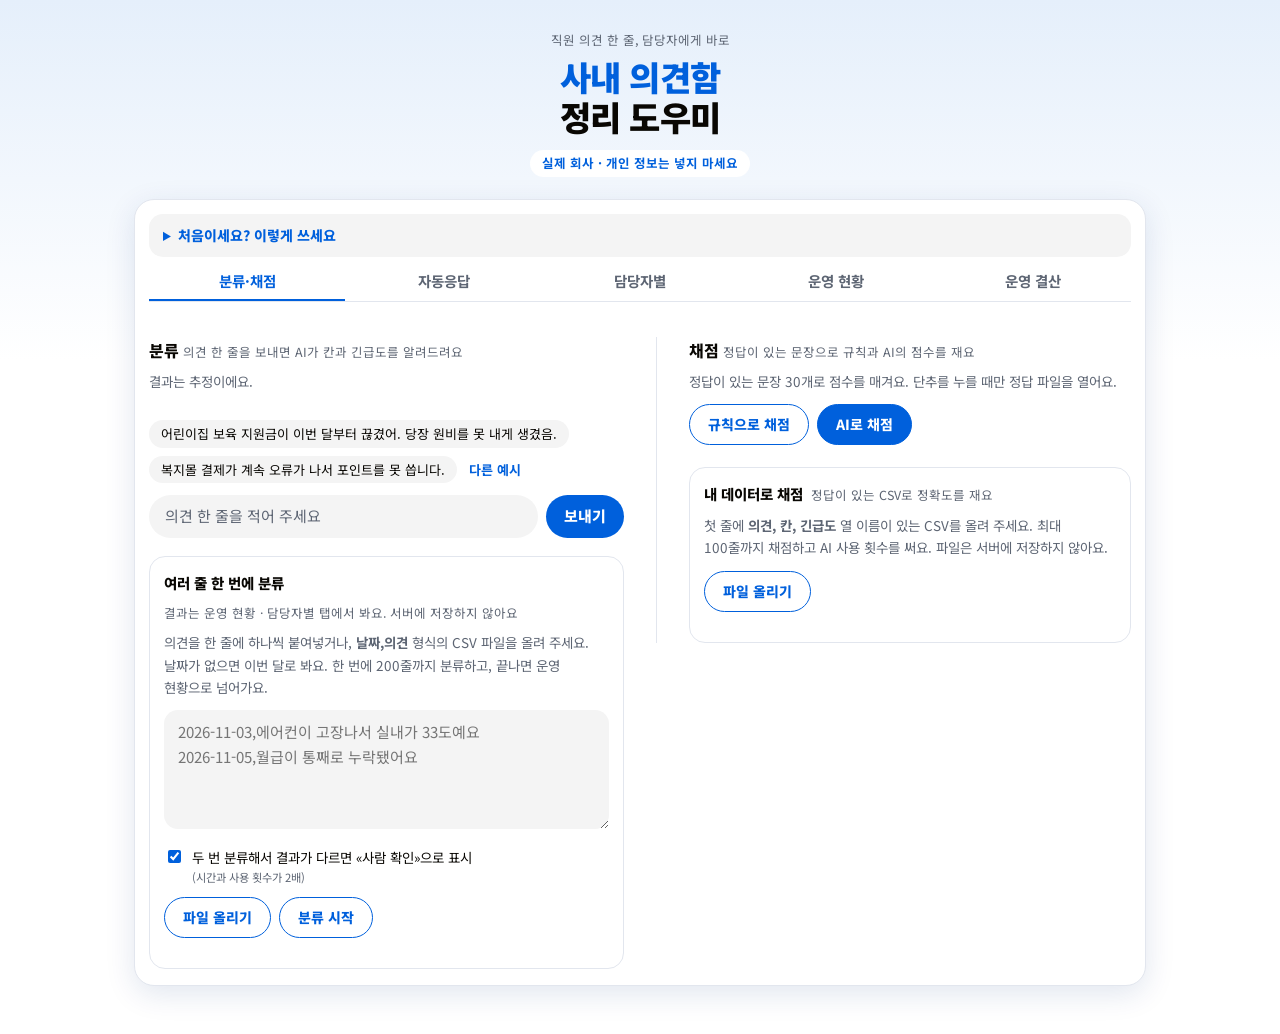
<file: index.html>
<!doctype html>
<html lang="ko">
<head>
<meta charset="utf-8">
<meta name="viewport" content="width=device-width, initial-scale=1">
<title>사내 의견함 정리 도우미</title>
<meta name="description" content="직원 의견 한 줄을 넣으면 AI가 칸과 긴급도를 가려서 담당자에게 넘길 준비를 해 줍니다.">
<meta property="og:type" content="website">
<meta property="og:url" content="https://my-classifier-alpha.vercel.app/">
<meta property="og:title" content="사내 의견함 정리 도우미">
<meta property="og:description" content="직원 의견 한 줄을 넣으면 AI가 칸과 긴급도를 가려서 담당자에게 넘길 준비를 해 줍니다.">
<meta property="og:image" content="https://my-classifier-alpha.vercel.app/og.png">
<meta property="og:image:width" content="1200">
<meta property="og:image:height" content="630">
<meta name="twitter:card" content="summary_large_image">
<link rel="preconnect" href="https://fonts.googleapis.com">
<link rel="preconnect" href="https://fonts.gstatic.com" crossorigin>
<link rel="stylesheet" href="https://fonts.googleapis.com/css2?family=Noto+Sans+KR:wght@400;500;700;900&display=swap">
<link rel="stylesheet" href="style.css?v=37ba76d4">
<link rel="stylesheet" href="settle.css?v=37ba76d4">
</head>
<body>
<div class="page wide">
  <header class="hero">
    <p class="kicker" id="hero-kicker">직원 의견 한 줄, 담당자에게 바로</p>
    <h1 id="hero-title"><span class="b">사내 의견함</span><br>정리 도우미</h1>
    <p class="notice">실제 회사 · 개인 정보는 넣지 마세요</p>
  </header>

  <main class="sheet">
  <details class="guide" id="guide">
    <summary>처음이세요? 이렇게 쓰세요</summary>
    <ol>
      <li><b>분류</b> 의견을 한 줄씩 넣거나 여러 줄(CSV)을 올려 칸 · 긴급도를 가려요. 자료가 없어도 예시 데이터로 모든 화면을 써 볼 수 있어요.</li>
      <li><b>담당자별</b> 탭에서 «담당자 이름 정하기»로 칸마다 담당자를 적고, 문의 카드의 «고치기»로 문의 성격 · 평가 반영을 확정해요.</li>
      <li><b>자동응답</b> 탭에서 단순 문의에 답변을 골라 «보내기»를 눌러요. 데모 화면이라 발송한 것처럼 처리 완료로만 바뀌고 실제 메일은 나가지 않아요.</li>
      <li><b>운영 현황 · 운영 결산</b>에서 진행과 연말 점수(예시)를 보고, «전체 백업»으로 파일을 내려받아 두세요.</li>
    </ol>
  </details>
    <div class="tabs" role="tablist">
      <button type="button" id="btn-classify" role="tab" aria-selected="true">분류·채점</button>
      <button type="button" id="btn-auto" role="tab" aria-selected="false">자동응답</button>
      <button type="button" id="btn-owner" role="tab" aria-selected="false">담당자별</button>
      <button type="button" id="btn-dash" role="tab" aria-selected="false">운영 현황</button>
      <button type="button" id="btn-settle" role="tab" aria-selected="false">운영 결산</button>
    </div>
    <p id="status" class="status" role="status"></p>

    <div class="split">
    <section id="tab-classify">
      <h2 class="gh">분류 <small>의견 한 줄을 보내면 AI가 칸과 긴급도를 알려드려요</small></h2>
      <p class="hint">결과는 추정이에요.</p>
      <div id="chat" class="chat" aria-live="polite">
      </div>
      <div id="try" class="try" aria-label="예시 문장"></div>
      <div class="composer">
        <textarea id="input" rows="1" maxlength="300" aria-label="의견 한 줄" placeholder="의견 한 줄을 적어 주세요"></textarea>
        <button type="button" id="run" class="go">보내기</button>
      </div>
      <div id="d-in" class="dpanel">
        <h2>여러 줄 한 번에 분류 <small>결과는 운영 현황 · 담당자별 탭에서 봐요. 서버에 저장하지 않아요</small></h2>
        <p class="hint">의견을 한 줄에 하나씩 붙여넣거나, <b>날짜,의견</b> 형식의 CSV 파일을 올려 주세요. 날짜가 없으면 이번 달로 봐요. 한 번에 200줄까지 분류하고, 끝나면 운영 현황으로 넘어가요.</p>
        <textarea id="d-text" rows="4" aria-label="의견 여러 줄" placeholder="2026-11-03,에어컨이 고장나서 실내가 33도예요&#10;2026-11-05,월급이 통째로 누락됐어요"></textarea>
        <label class="opt"><input type="checkbox" id="d-twice" checked><span>두 번 분류해서 결과가 다르면 «사람 확인»으로 표시<small>(시간과 사용 횟수가 2배)</small></span></label>
        <div class="btns">
          <label class="btn file" for="d-file">파일 올리기</label>
          <input type="file" id="d-file" accept=".csv,.txt,text/csv,text/plain" hidden>
          <button type="button" id="d-run" class="btn">분류 시작</button>
          
        </div>
        <p id="d-prog" class="progress" role="status" hidden></p>
        <p id="d-note" class="hint" hidden></p>
      </div>

      <div id="d-map" class="dpanel" hidden>
        <h2>열 고르기 <small id="d-map-n"></small></h2>
        <p class="hint">파일에서 어느 열이 의견이고 어느 열이 날짜인지 알려 주세요. 구글 폼 · 설문 도구에서 내려받은 파일은 그대로 올리면 돼요.</p>
        <div class="pctl"><label class="flab" for="d-col-text">의견 열</label><select id="d-col-text"></select></div>
        <div class="pctl"><label class="flab" for="d-col-date">날짜 열</label><select id="d-col-date"></select></div>
        <label class="opt"><input type="checkbox" id="d-hdr" checked> 첫 줄은 열 이름이에요</label>
        <div class="tscroll"><table class="prev" id="d-prev"></table></div>
        <div class="btns"><button type="button" id="d-map-go" class="btn fill">이 열로 분류 시작</button><button type="button" id="d-map-cancel" class="btn">취소</button></div>
      </div>
    </section>
    <section id="tab-grade">
      <h2 class="gh">채점 <small>정답이 있는 문장으로 규칙과 AI의 점수를 재요</small></h2>
      <p class="hint">정답이 있는 문장 30개로 점수를 매겨요. 단추를 누를 때만 정답 파일을 열어요.</p>
      <div class="btns">
        <button type="button" id="btn-score" class="btn">규칙으로 채점</button>
        <button type="button" id="btn-ai" class="btn fill">AI로 채점</button>
      </div>
      <p id="ai-progress" class="progress" role="status" hidden></p>

      <div id="ai-out" hidden>
        <h2>규칙 · AI 나란히</h2>
        <table class="cmp">
          <thead><tr><th scope="col">지표</th><th scope="col">규칙</th><th scope="col">AI</th></tr></thead>
          <tbody id="cmp-body"></tbody>
        </table>
        <p id="ai-cond" class="cond"></p>
        <button type="button" id="btn-download" class="btn plain">AI 채점 결과 내려받기</button>
        <h2>AI가 틀린 문장</h2>
        <ul id="ai-wrong" class="wrong"></ul>
      </div>

      <div id="grade-result" hidden>
        <h2>규칙 채점</h2>
        <div class="card">
          <p><span class="k">칸 맞은 수</span> <strong id="g-cat"></strong></p>
          <p><span class="k">긴급도 맞은 수</span> <strong id="g-urg"></strong></p>
          <p><span class="k">둘 다 맞은 수</span> <strong id="g-both"></strong></p>
          <p><span class="k">가장 나쁜 실수</span> <strong id="g-worst"></strong></p>
          <ul id="g-worst-list" class="plain"></ul>
        </div>
        <h2>규칙이 틀린 문장</h2>
        <ul id="g-wrong" class="wrong"></ul>
      </div>
      <div class="dpanel my">
        <h2>내 데이터로 채점 <small>정답이 있는 CSV로 정확도를 재요</small></h2>
        <p class="hint">첫 줄에 <b>의견, 칸, 긴급도</b> 열 이름이 있는 CSV를 올려 주세요. 최대 100줄까지 채점하고 AI 사용 횟수를 써요. 파일은 서버에 저장하지 않아요.</p>
        <div class="btns"><label class="btn file" for="m-file">파일 올리기</label><input type="file" id="m-file" accept=".csv,.txt,text/csv,text/plain" hidden></div>
        <p id="m-prog" class="progress" role="status" hidden></p>
        <p id="m-note" class="hint" hidden></p>
        <div id="m-out" hidden>
          <div class="card">
            <p><span class="k">칸 정확도</span> <strong id="m-cat"></strong></p>
            <p><span class="k">긴급도 정확도</span> <strong id="m-urg"></strong></p>
            <p><span class="k">둘 다 맞은 수</span> <strong id="m-both"></strong></p>
            <p><span class="k">가장 나쁜 실수</span> <strong id="m-worst"></strong></p>
          </div>
          <p id="m-cond" class="cond"></p>
          <h2>틀린 문장</h2>
          <ul id="m-wrong" class="wrong"></ul>
        </div>
      </div>
    </section>
    </div>

    <section id="tab-auto" hidden>
      <div class="dpanel">
        <h2>자동응답 문의 <small id="a-count"></small></h2>
        <p class="fine" style="margin:0 0 8px">데모 화면이에요. 문의마다 «자동응답 보내기»에서 «보내기»를 누르면 발송한 것처럼 처리 완료로 바뀌지만, 실제 메일 · 메신저는 나가지 않아요. 처음 들어 있는 답변은 예시예요. 회사의 실제 안내에 맞게 고쳐 쓰세요.</p>
        <div class="afbar" id="a-stat-f"></div>
        <div class="afbar" id="a-done-f"></div>
        <p class="fine" id="a-msg" style="margin:0 0 8px"></p>
        <ul class="items" id="a-done"></ul>
      </div>
      <div class="dpanel">
        <h2>답변 목록 <small>카테고리를 눌러 어떤 자동응답 답변이 있는지 봐요</small></h2>
        <div class="edit-h" style="margin:0 0 10px"><input class="ain2" id="a-newcat" type="text" maxlength="12" placeholder="새 카테고리 이름 (예: 휴가)"><button type="button" id="a-addcat" class="btn plain">카테고리 만들기</button><span class="fine" id="a-catmsg" style="margin:0"></span></div>
        <div class="alist" id="a-list"></div>
        <div class="btns"><button type="button" id="a-add" class="btn plain">공통 답변 추가</button><button type="button" id="a-reset" class="btn plain">처음 답변으로 되돌리기</button></div>
      </div>
    </section>

    <section id="tab-dash" hidden>
      <p id="d-fail" class="hint" hidden></p>
      <div id="d-out" hidden>
        <div class="inforow"><p id="d-info" class="hint info" hidden></p><button type="button" id="d-mine" class="btn plain" hidden>내 의견으로 분류하러 가기</button></div>
        <div class="dpanel">
          <h2>기간 <small>연과 월을 골라 보세요</small></h2>
          <div class="pctl pone"><select id="d-year" aria-label="연도"></select><div class="months" id="d-months" role="group" aria-label="월 선택"></div></div>
          <p class="fine" style="margin:0 0 4px">달을 여러 개 눌러 체크하면 그 달들을 모아서(누적) 봐요. «연 전체»를 누르면 모든 달이 체크되고, 다시 누르면 모두 풀려요.</p>
          <h3 id="d-trend-h">월별 접수 건수</h3>
          <div class="trend" id="d-trend"></div>
          <div class="legend tl"><span><i style="background:var(--hot)"></i>높음</span><span><i style="background:var(--blue)"></i>보통</span><span><i style="background:var(--lo)"></i>낮음</span><span>막대를 눌러도 월이 바뀌어요</span></div>
        </div>

        <div class="dcols">
          <div class="dstack">
            <div class="dpanel">
              <h2>요약 <small id="d-sum-sub"></small></h2>
              <div class="tiles" id="d-tiles"></div>
              <div class="stat" id="d-stat"></div>
              <div class="metrics" id="d-metrics"></div>
              <div class="btns"><button type="button" id="d-sum" class="btn plain">요약 문구 복사</button></div>
              <textarea id="d-sumbox" rows="9" readonly hidden aria-label="요약 문구"></textarea>
            </div>
            <div class="dpanel">
              <h2>카테고리별 문의 확인</h2>
              <div class="filters" id="d-filters" role="group" aria-label="보기 방식"></div>
              <ul class="items" id="d-items"></ul>
              <button type="button" id="d-more" class="btn plain" hidden></button>
            </div>
          </div>
          <div class="dstack">
            <div class="dpanel">
              <h2>칸별 분포 <small>건수가 많은 순</small></h2>
              <div class="legend"><span><i style="background:var(--hot)"></i>높음</span><span><i style="background:var(--blue)"></i>보통</span><span><i style="background:var(--lo)"></i>낮음</span></div>
              <div class="bars" id="d-bars"></div>
            </div>
            <div class="dpanel">
              <h2>담당자별 진행 <small>누가 얼마나 진행했는지 · 이름은 «담당자별» 탭에서 정해요</small></h2>
              <div class="assign" id="d-assign"></div>
            </div>
          </div>
        </div>

        <div class="dpanel">
          <h2>결과 보관 <small>서버에 저장하지 않아요</small></h2>
          <p class="hint">화면을 닫으면 분류 결과와 처리 단계가 사라져요. 내려받은 파일을 다음에 올리면 AI를 다시 부르지 않고 그대로 이어서 볼 수 있어요. 파일에는 개인정보를 가린 문장이 들어가요. 고친 칸 · 긴급도는 «고친 사례»로 따로 내려받을 수 있어요.</p>
          <div class="btns"><button type="button" id="d-down" class="btn fill">결과 내려받기 (CSV)</button><button type="button" id="d-down2" class="btn" disabled>고친 사례 내려받기</button><button type="button" id="d-reset" class="btn">예시 데이터로 되돌리기</button></div>
          <div class="btns" style="margin-top:8px"><button type="button" id="d-bk-down" class="btn fill">전체 백업 내려받기 (JSON)</button><button type="button" id="d-bk-up" class="btn">백업 불러오기</button><button type="button" id="d-bk-ok" class="btn fill" hidden>이대로 불러오기</button><input type="file" id="d-bk-file" accept=".json,application/json" hidden></div>
          <p class="fine" id="d-bk-msg" role="status">전체 백업(JSON)에는 결과와 함께 이 브라우저에만 있던 담당자 이름 · 총괄자 확정 값 · 자동응답 답변 목록이 담겨요. 브라우저나 컴퓨터를 바꿔도 이어서 쓸 수 있어요.</p>
        </div>
      </div>
    </section>

    <section id="tab-owner" hidden>
      <div id="o-empty" class="dpanel">
        <h2>담당자별 확인 <small>의견이 있어야 볼 수 있어요</small></h2>
        <p class="hint">의견을 불러오지 못했어요. 분류 탭에서 여러 줄을 분류하면 담당자별로 모아서 볼 수 있어요.</p>
        <div class="btns"><button type="button" id="o-go" class="btn fill">분류 탭으로 가기</button></div>
      </div>

      <div id="o-main" hidden>
        <div class="dpanel">
          <h2>기간 <small id="o-sub"></small></h2>
          <div class="pctl pone"><select id="o-year" aria-label="연도"></select><div class="months" id="o-months" role="group" aria-label="월 선택"></div></div>
          <p class="fine" style="margin:0 0 4px">달을 여러 개 눌러 체크하면 그 달들을 모아서(누적) 봐요. «연 전체»를 누르면 모든 달이 체크되고, 다시 누르면 모두 풀려요.</p>
        </div>

        <div class="dpanel">
          <h2>담당자별 현황 <small>급한 사람 순 · 눌러서 한 명씩, «전체 보기»로 모두 확인해요</small></h2>
          <div class="ocards" id="o-cards"></div>
          <details class="names">
            <summary>담당자 이름 정하기</summary>
            <div class="nlist" id="o-names"></div>
            <p class="fine">칸마다 담당자 이름을 적으면, 같은 이름은 한 사람으로 묶여요. 이름은 이 브라우저에만 저장돼요.</p>
          </details>
        </div>

        <div class="dpanel" id="o-detail">
          <div class="otrow"><h2 id="o-title"></h2><span class="otbtns"><button type="button" id="o-compact" class="btn plain" aria-pressed="false" title="문의 카드를 한 줄 요약으로 접어 보거나 모두 펼쳐 봐요">요약만 보기</button><button type="button" id="o-copy" class="btn plain" title="이 담당자에게 보낼 처리 요청 글을 만들어 복사해요">처리요청</button></span></div>
          <textarea id="o-box" rows="10" readonly hidden aria-label="담당자에게 보낼 처리 요청 글"></textarea>
          <div class="tiles" id="o-tiles"></div>
          <ul class="items" id="o-items"></ul>
          <button type="button" id="o-more" class="btn plain" hidden></button>
        </div>
      </div>
    
    </section>

    <section id="tab-settle" class="settle-scope" hidden>
      <div class="settle-in">
    <div class="years" id="s-years" role="group" aria-label="연도"></div>

  

  

  <section class="panel" id="s-noyear" hidden>
    <h2 id="s-noyear-t">아직 자료가 없어요</h2>
    <p class="src">«분류» 탭의 «여러 줄 한 번에 분류»로 의견을 분류하면, 연도별로 이 화면에서 결산을 볼 수 있어요.</p>
  </section>

  <div id="s-ybody">
<section class="panel" aria-labelledby="s-h-sum">
    <h2 id="s-h-sum">한 해 요약 <small id="s-sumsub"></small></h2>
    <p class="src">출처: 운영 현황과 같은 자료. 고른 해 전체를 합친 값이에요. 날짜가 없는 의견은 올린 달로 센 값이에요.</p>
    <div class="tiles" id="s-sumtiles"></div>
    <p class="line2" id="s-sumline"></p>
  </section>
  <section class="panel" aria-labelledby="s-h-mon">
      <h2 id="s-h-mon">월별 접수 추이 <small id="s-monsub"></small></h2>
      <p class="src">출처: 접수일이 있는 문장의 월별 건수.</p>
      <div class="trend" id="s-trend"></div>
      <div class="legend"><span><i style="background:var(--hot)"></i>높음</span><span><i style="background:var(--blue)"></i>보통</span><span><i style="background:var(--lo)"></i>낮음</span></div>
    </section>
  <div class="grid">
<section class="panel" aria-labelledby="s-h-chk">
      <h2 id="s-h-chk">운영 점검표 <small>목표값은 직접 입력해요</small></h2>
      <p class="src">출처: 처리 단계와 날짜 기록. 목표 대비 실적으로 판정해요.</p>
      <div class="tscroll"><table>
        <thead><tr><th>지표</th><th class="n">실적</th><th class="n">목표</th><th>판정</th></tr></thead>
        <tbody id="s-targets"></tbody>
      </table></div>
      <p class="note">판정: 목표를 채우면 «달성», 가까우면 «주의», 멀면 «미달»이에요. 가까운 정도는 높을수록 좋은 지표는 10%p, 평균 일수는 20%, 기한 넘김은 1건까지예요.</p>
    </section><section class="panel" aria-labelledby="s-h-cat">
      <h2 id="s-h-cat">칸별 한 해 결산 <small>긴급 높음이 많은 순</small></h2>
      <p class="src">출처: 칸 · 긴급도 분류(AI 추정 + 사람이 고친 값).</p>
      <div class="tscroll"><table>
        <thead><tr><th>칸</th><th class="n">접수</th><th>긴급 높음</th><th class="n">처리율</th><th class="n">기한 넘김</th></tr></thead>
        <tbody id="s-cats"></tbody>
      </table></div>
    </section>
  </div>

  

<section class="panel" aria-labelledby="s-h-own">
    <h2 id="s-h-own">담당자별 운영 현황 <small>처리율 + 문의 성격 · 점검용</small></h2>
    <p class="src" id="s-ownsrc">출처: 처리 단계 · 날짜, 문의 성격(위에서 확정한 값). 확정할 때마다 바로 바뀌어요.</p>
    <div class="tscroll"><table>
      <thead><tr><th>담당자</th><th>맡은 칸</th><th class="n">접수</th><th class="n">처리율</th><th class="n">평균</th><th class="n">기한 넘김</th><th>문의 성격 (건수)</th><th class="n">귀책 확정</th><th class="n">비율</th></tr></thead>
      <tbody id="s-owners"></tbody>
    </table></div>
    <div class="legend mixleg" aria-label="색 설명">
      <span><i class="k-s"></i>단순 문의</span><span><i class="k-e"></i>업무 오류</span><span><i class="k-r"></i>응대 문제</span>
      <span><i class="k-y"></i>제도·시스템·외부</span><span><i class="k-f"></i>현업 팀장·팀원</span><span><i class="k-u"></i>확인 전</span>
    </div>
    <p class="note">«비율»은 귀책 확정 건수에 중대성 가중치(상 · 중 · 하)를 곱해 더한 값 ÷ max(접수, 20)이에요. 접수가 20건보다 적으면 20건으로 나눠서 한두 건 차이로 크게 흔들리지 않게 해요.</p>
    <p class="note" style="margin-top:12px"><b>문의 성격 확정</b>과 <b>평가 반영</b>은 «담당자별» 탭의 문장 카드에서 «고치기»로 해요.</p>
  </section>
  <section class="panel" aria-labelledby="s-h-sc">
    <h2 id="s-h-sc">평가 점수 (예시) <small>현재 자료로 계산 · 참고용</small></h2>
    <p class="src">확정한 문의 성격이 바뀌면 점수도 바로 바뀌어요.</p>
    <p class="note" style="margin-top:0" id="s-scnote"></p>
    <div class="tscroll"><table>
      <thead><tr><th>담당자</th><th class="n">처리율</th><th class="n">평균 일수</th><th class="n">기한 넘김</th><th class="n">귀책 문의</th><th class="n">합계</th><th class="n">환산(100)</th><th>등급</th><th>평가 반영 메모</th></tr></thead>
      <tbody id="s-scores"></tbody>
    </table></div>

    <details class="fold" id="s-rubfold">
      <summary>평가 반영 기준표 <span class="sub">배점 · 등급 경계는 직접 입력해요</span></summary>
      <div class="fold-body">
        <p class="src">지금 자료로 셀 수 있는 항목만 점수로 환산하고, 나머지는 «기록 전»으로 비워 둬요.</p>
        <div class="tscroll"><table>
          <thead><tr><th>영역</th><th>지표</th><th>측정 방법</th><th class="n">배점</th><th>점수 기준(배점에 맞춰 계산)</th><th>자료</th></tr></thead>
          <tbody id="s-rub"></tbody>
        </table></div>
        <p class="note" id="s-wsum"></p>
        <div class="edit-h" style="margin-top:10px">
          <span class="note" style="margin:0">귀책 중대성 가중치(건 1개를 몇 건으로 셀지):</span>
          <label>상 <input class="in num" id="s-sw1" type="number" min="0" step="0.5"></label>
          <label>중 <input class="in num" id="s-sw2" type="number" min="0" step="0.5"></label>
          <label>하 <input class="in num" id="s-sw3" type="number" min="0" step="0.5"></label>
        </div>
        <div class="edit-h" style="margin-top:10px">
          <span class="note" style="margin:0">등급 경계(환산 점수):</span>
          <label>우수 <input class="in num" id="s-c1" type="number" min="0" max="100"> 이상</label>
          <label>양호 <input class="in num" id="s-c2" type="number" min="0" max="100"> 이상</label>
          <label>보통 <input class="in num" id="s-c3" type="number" min="0" max="100"> 이상</label>
          <span class="note" style="margin:0">그 미만은 면담 필요</span>
        </div>
      </div>
    </details>

    <div class="caution">
      <b>도입 전에 확인하세요</b>
      <ul>
        <li>이 기준표로 사람의 평가를 하려면 회사 인사 규정, 평가 기준 공지 절차, 노사 협의가 필요한지 먼저 확인해야 해요.</li>
        <li>칸마다 건수와 긴급 비율이 달라서점수를 담당자끼리 줄 세우는 용도로 쓰기 어려워요. 등급은 절대 기준으로만 봐요.</li>
        <li>업무 오류와 응대 문제의 귀책은 AI가 판정하지 않아요. 총괄자가 근거를 보고 정해요.</li>
      </ul>
    </div>
  </section>

<section class="panel" aria-labelledby="s-h-next">
      <h2 id="s-h-next">내년에 볼 것 <small>글을 눌러 직접 고쳐요</small></h2>
      <p class="src">숫자에서 뽑은 후보예요. 해석과 결정은 인사팀이 해요.</p>
      <ol class="next" id="s-next"></ol>
    </section>
<section class="panel" aria-labelledby="s-h-rep">
      <h2 id="s-h-rep">연말 보고서 문구 <small>직접 고쳐서 복사해요</small></h2>
      <p class="src">개인별 점수는 이 문구에 넣지 않아요.</p>
      <div class="btns" style="margin-top:0"><button class="btn fill" type="button" id="s-copy">보고서 문구 복사</button><button class="btn" type="button" id="s-auto">자동 문구로 되돌리기</button></div>
      <textarea class="in" id="s-rep" rows="9" aria-label="연말 보고서 문구"></textarea>
    </section>  </div>
</div>
    </section>

  </main>
</div>
<script src="mask.js?v=37ba76d4"></script>
<script src="rules.js?v=37ba76d4"></script>
<script src="app.js?v=37ba76d4"></script>
<script src="dashboard.js?v=37ba76d4"></script>
<script src="auto.js?v=37ba76d4"></script>
<script src="settle.js?v=37ba76d4"></script>
</body>
</html>
</file>
<file: style.css>
/* 시안(하늘색 띠 + 흰 카드 + 파란 포인트)의 대화형 화면 */
:root {
  --bg: #ffffff;
  --sky: #e5effb;
  --card: #f4f4f4;
  --ink: #090703;
  --muted: #5d6573;
  --blue: #0060dc;
  --on-blue: #ffffff;
  --hot: #d12f2f;
  --warn: #8f5410;
  --line: #e2e6ee;
  --shadow: 0 8px 30px rgba(10, 50, 120, .12);
  --k-s: #b3cdf5; --k-e: #2f6fe0; --k-r: #7a86e8; --k-y: #62c6d6; --k-f: #c3b3f0; --k-u: #d7dce6;
  --font-body: "Noto Sans KR", "Pretendard", "Malgun Gothic", "Apple SD Gothic Neo", sans-serif;
}
@media (prefers-color-scheme: dark) {
  :root {
    --bg: #0f1624; --sky: #16233f; --card: #1a2438; --ink: #f2f5fa; --muted: #9aa7bd;
    --blue: #6aa4ff; --on-blue: #06122b; --hot: #ff8f86; --warn: #f0b36a; --line: #2a3650;
    --k-s: #3f5f98; --k-e: #6aa4ff; --k-r: #8f9af0; --k-y: #3fa7b8; --k-f: #8a78cc; --k-u: #4a5670;
    --shadow: 0 8px 30px rgba(0, 0, 0, .4); color-scheme: dark;
  }
}
* { box-sizing: border-box; }
html, body { margin: 0; }
body {
  background: var(--bg) linear-gradient(var(--sky), var(--bg) 360px) no-repeat;
  color: var(--ink); font-family: var(--font-body); font-size: 15px; line-height: 1.65;
  word-break: keep-all; overflow-wrap: anywhere;
}
.page { max-width: 480px; margin: 0 auto; padding: 0 0 48px; }

/* 맨 위 띠 */
.hero { padding: 30px 20px 64px; text-align: center; }
.kicker { margin: 0; font-size: 12.5px; color: var(--muted); }
h1 { font-size: clamp(27px, 8vw, 34px); font-weight: 900; line-height: 1.2; margin: 6px 0 12px; letter-spacing: -.02em; text-wrap: balance; }
h1 .b { color: var(--blue); }
.notice { display: inline-block; margin: 0; font-size: 12.5px; font-weight: 700; color: var(--blue); background: var(--bg); border-radius: 999px; padding: 3px 12px; }

/* 흰 카드 */
.sheet { margin: -42px 14px 0; background: var(--bg); border: 1px solid var(--line); border-radius: 20px; box-shadow: var(--shadow); padding: 14px 14px 16px; }
.tabs { display: flex; gap: 0; margin-bottom: 12px; border-bottom: 1px solid var(--line); }
.tabs button { flex: 1 1 0; text-align: center; white-space: nowrap; font: inherit; font-weight: 700; font-size: 14.5px; padding: 0 0 6px; background: none; border: 0; border-bottom: 2px solid transparent; color: var(--muted); cursor: pointer; }
.tabs button[aria-selected="true"] { color: var(--blue); border-bottom-color: var(--blue); }
.status { min-height: 1.2em; margin: 0 0 8px; color: var(--hot); font-size: 13px; }
button:focus-visible, textarea:focus-visible { outline: 2px solid var(--blue); outline-offset: 2px; }

/* 대화: 의견은 왼쪽, 답변은 오른쪽 */
.chat { display: flex; flex-direction: column; gap: 14px; }
.sys { align-self: center; text-align: center; font-size: 12.5px; color: var(--muted); max-width: 92%; }
.who { font-size: 11.5px; color: var(--muted); margin: 0 4px 3px; font-weight: 700; letter-spacing: .04em; }
.turn { display: flex; flex-direction: column; max-width: 88%; }
.turn.me { align-self: flex-start; align-items: flex-start; }
.turn.ai { align-self: flex-end; align-items: flex-end; }
.msg { padding: 10px 14px; white-space: pre-wrap; }
.me .msg { background: var(--card); color: var(--ink); border-radius: 18px 18px 18px 4px; }
.ai .msg { background: var(--blue); color: var(--on-blue); border-radius: 18px 18px 4px 18px; text-align: left; white-space: normal; }
.line { display: flex; gap: 6px; flex-wrap: wrap; align-items: center; margin-bottom: 5px; }
.chip { background: var(--bg); color: var(--blue); border-radius: 999px; padding: 0 9px; font-weight: 800; font-size: 12.5px; line-height: 1.6; }
.chip.hi { color: var(--hot); }
.ai p { margin: 3px 0 0; font-size: 14px; }
.ai .src { font-size: 12px; opacity: .85; }
.check { display: inline-block; margin-top: 7px; font-weight: 700; font-size: 13px; border: 1px solid currentColor; border-radius: 999px; padding: 0 10px; }

.try { display: flex; gap: 8px; flex-wrap: wrap; margin: 16px 0 0; }
.try button { font: inherit; font-size: 13px; text-align: left; background: var(--card); color: var(--ink); border: 0; border-radius: 16px; padding: 3px 12px; cursor: pointer; }
.try button.more { background: transparent; color: var(--blue); font-weight: 700; padding-inline: 4px; }
.composer { display: flex; gap: 8px; margin-top: 12px; align-items: flex-end; }
.composer textarea { flex: 1; min-width: 0; font: inherit; resize: none; background: var(--card); color: var(--ink); border: 0; border-radius: 22px; padding: 9px 16px; max-height: 120px; }
.composer textarea::placeholder { color: var(--muted); }
.go { font: inherit; background: var(--blue); color: var(--on-blue); border: 0; border-radius: 999px; padding: 9px 18px; font-weight: 800; cursor: pointer; }
.go:disabled, .btn:disabled { opacity: .5; cursor: default; }

/* 채점 */
.hint { margin: 0 0 12px; font-size: 13.5px; color: var(--muted); }
.btns { display: flex; gap: 8px; flex-wrap: wrap; margin-bottom: 16px; }
.btn { font: inherit; border-radius: 999px; padding: 8px 18px; font-weight: 800; font-size: 14px; cursor: pointer; background: transparent; color: var(--blue); border: 1.5px solid var(--blue); }
.btn.fill { background: var(--blue); color: var(--on-blue); }
.btn.plain { font-weight: 700; font-size: 13px; padding: 5px 14px; }
h2 { font-size: 14.5px; font-weight: 800; margin: 16px 0 8px; }
.progress { margin: 0 0 10px; color: var(--blue); font-size: 13.5px; font-weight: 700; }
.cond { font-size: 12px; color: var(--muted); margin: 10px 0 12px; }
table.cmp { width: 100%; border-collapse: separate; border-spacing: 0 6px; font-size: 14px; font-variant-numeric: tabular-nums; }
table.cmp thead th { color: var(--muted); font-size: 12.5px; font-weight: 700; text-align: left; padding: 0 12px; }
table.cmp tbody th, table.cmp tbody td { background: var(--card); padding: 8px 12px; text-align: left; font-weight: 400; }
table.cmp tbody th { border-radius: 12px 0 0 12px; }
table.cmp tbody td:last-child { border-radius: 0 12px 12px 0; color: var(--blue); font-weight: 900; }
.card { background: var(--card); border-radius: 14px; padding: 10px 14px; margin: 8px 0; }
.card p { margin: 4px 0; font-size: 14px; }
.k { display: inline-block; min-width: 100px; color: var(--muted); font-size: 13px; }
ul.plain { margin: 4px 0 0; padding-left: 18px; font-size: 13px; }
ul.wrong { list-style: none; margin: 0; padding: 0; display: grid; gap: 8px; }
ul.wrong li { background: var(--card); border-radius: 12px; padding: 9px 12px; font-size: 14px; }
ul.wrong .cmp-sub { display: block; color: var(--muted); font-size: 12.5px; margin-top: 2px; }
[hidden] { display: none !important; }
@media (prefers-reduced-motion: reduce) { * { scroll-behavior: auto !important; } }

/* ---------- 대시보드 탭 ---------- */
.page.wide { max-width: 1040px; }
.dpanel { background: var(--bg); border: 1px solid var(--line); border-radius: 16px; padding: 14px; margin-top: 14px; min-width: 0; }
#d-out > .inforow + .dpanel { margin-top: 0; }
.dpanel h2 { margin-top: 0; display: flex; gap: 8px; align-items: baseline; flex-wrap: wrap; }
.dpanel h2 small { font-weight: 400; font-size: 12.5px; color: var(--muted); }
.dpanel textarea { width: 100%; font: inherit; background: var(--card); color: var(--ink); border: 0; border-radius: 14px; padding: 10px 14px; resize: vertical; margin-bottom: 10px; }
label.btn { display: inline-block; }
.hint.info { margin: 0 0 12px; color: var(--blue); font-weight: 700; }
.dcols { display: grid; grid-template-columns: repeat(auto-fit, minmax(min(100%, 420px), 1fr)); gap: 0 14px; align-items: start; }
.dstack { min-width: 0; }
.fine { margin: 12px 0 0; font-size: 12.5px; color: var(--muted); }
h3 { font-size: 13.5px; font-weight: 800; margin: 16px 0 0; }
.legend { display: flex; gap: 14px; flex-wrap: wrap; font-size: 12.5px; color: var(--muted); margin-bottom: 10px; }
.legend.tl { margin: 10px 0 0; }
.legend i { display: inline-block; width: 10px; height: 10px; border-radius: 3px; margin-right: 5px; vertical-align: -1px; }
:root { --lo: #a9c6f0; }
@media (prefers-color-scheme: dark) { :root { --lo: #3f5f98; } }

.pctl { display: flex; gap: 10px; align-items: center; margin-bottom: 10px; min-width: 0; }
.flab { flex: none; width: 66px; font-size: 12.5px; font-weight: 700; color: var(--muted); }
.pctl select { font: inherit; font-size: 13.5px; font-weight: 700; color: var(--ink); background: var(--card); border: 0; border-radius: 999px; padding: 4px 14px; }
.months { display: flex; gap: 6px; overflow-x: auto; scrollbar-width: none; min-width: 0; }
.months::-webkit-scrollbar { display: none; }
.months button, .filters button, .fchips button { flex: none; white-space: nowrap; font: inherit; font-size: 12.5px; font-weight: 700; border: 0; border-radius: 999px; padding: 3px 10px; background: var(--card); color: var(--ink); cursor: pointer; }
.months button[aria-pressed="true"], .filters button[aria-pressed="true"], .fchips button[aria-pressed="true"] { background: var(--blue); color: var(--on-blue); }
.months button:disabled, .tcol:disabled { opacity: .4; cursor: default; }
.trend { display: grid; grid-template-columns: repeat(12, minmax(0, 1fr)); gap: 6px; height: 124px; align-items: end; margin-top: 8px; }
.tcol { height: 100%; display: flex; flex-direction: column; justify-content: flex-end; align-items: center; gap: 3px; border: 0; background: none; font: inherit; color: var(--muted); cursor: pointer; padding: 0; min-width: 0; }
.tnum { font-size: 11px; font-weight: 700; color: var(--ink); font-variant-numeric: tabular-nums; min-height: 14px; }
.tbar { display: block; width: 100%; max-width: 28px; border-radius: 6px 6px 2px 2px; overflow: hidden; background: var(--blue); transition: height .25s ease; }
.tbar.none { background: var(--line); }
.tbar i { display: block; }
.tbar i.h { background: var(--hot); }
.tbar i.m { background: var(--blue); }
.tbar i.l { background: var(--lo); }
.tmo { font-size: 11.5px; }
.tcol[aria-pressed="true"] .tmo { color: var(--blue); font-weight: 800; }
.tcol[aria-pressed="true"] .tbar { box-shadow: 0 0 0 3px color-mix(in srgb, var(--blue) 25%, transparent); }

.tiles { display: grid; grid-template-columns: repeat(4, minmax(0, 1fr)); gap: 8px; }
@media (max-width: 380px) { .tiles { grid-template-columns: repeat(2, minmax(0, 1fr)); } }
.tile { background: var(--card); border-radius: 14px; padding: 10px 12px; }
.tile b { display: block; font-size: 24px; font-weight: 900; line-height: 1.15; font-variant-numeric: tabular-nums; white-space: nowrap; }
.tile b small { font-size: 14px; font-weight: 700; color: var(--muted); }
.tile span { font-size: 12.5px; color: var(--muted); white-space: pre-line; } /* 글 안의 줄바꿈은 그대로 아래 줄로 */
.tile.hot b { color: var(--hot); }
.stat { margin-top: 14px; }
.stat .bar { display: flex; height: 10px; border-radius: 999px; overflow: hidden; background: var(--card); }
.stat .bar i { display: block; height: 100%; }
.stat .d { background: var(--blue); } .stat .p { background: color-mix(in srgb, var(--blue) 55%, var(--bg)); } .stat .a { background: var(--lo); } .stat .u { background: var(--muted); opacity: .45; }
.stat .lg { display: flex; gap: 14px; flex-wrap: wrap; font-size: 12.5px; color: var(--muted); margin-top: 6px; font-variant-numeric: tabular-nums; }
.stat .lg i { display: inline-block; width: 10px; height: 10px; border-radius: 3px; margin-right: 5px; vertical-align: -1px; }

.filters { display: grid; gap: 8px; margin-bottom: 12px; }
.frow { display: flex; gap: 10px; align-items: baseline; }
.fchips { display: flex; gap: 6px; flex-wrap: wrap; min-width: 0; }
.fchips.one { flex-wrap: nowrap; overflow-x: auto; scrollbar-width: none; }
.fchips.one::-webkit-scrollbar { display: none; }
.items { list-style: none; margin: 0; padding: 0; display: grid; gap: 8px; }
.items li { background: var(--card); border-radius: 14px; padding: 9px 12px; }
.items .t { display: flex; gap: 6px; flex-wrap: wrap; margin-bottom: 3px; }
.items li .chip { background: var(--bg); color: var(--blue); }
.items li .chip.hi { color: var(--hot); }
.chip.chk { color: var(--warn); border: 1px solid currentColor; }
.chip.src { color: var(--muted); }
.items p { margin: 0; font-size: 14px; }
.items p.why { font-size: 12.5px; color: var(--muted); margin-top: 2px; }
.items li.done p:not(.why) { color: var(--muted); }
.items .empty { background: transparent; color: var(--muted); font-size: 13.5px; padding: 4px 0; }
#d-more { margin-top: 10px; }

.step { --p: 0; position: relative; display: grid; grid-template-columns: repeat(4, minmax(0, 1fr)); margin-top: 12px; }
.step::before, .step::after { content: ""; position: absolute; top: 8px; left: 12.5%; height: 2px; border-radius: 2px; }
.step::before { right: 12.5%; background: var(--line); }
.step::after { width: calc(75% * var(--p)); background: var(--blue); transition: width .25s ease; }
.step button { font: inherit; border: 0; background: none; padding: 0; cursor: pointer; text-align: center; color: var(--muted); display: flex; flex-direction: column; align-items: center; justify-content: flex-start; }
.step .dot { position: relative; z-index: 1; display: block; width: 14px; height: 14px; border-radius: 50%; border: 2px solid var(--line); background: var(--card); margin: 1px 0 7px; transition: background .2s, border-color .2s, box-shadow .2s; }
.step .on .dot { background: var(--blue); border-color: var(--blue); }
.step .cur .dot { box-shadow: 0 0 0 4px color-mix(in srgb, var(--blue) 20%, transparent); }
.step .lab { display: block; font-size: 12px; font-weight: 600; line-height: 1.3; }
.step .sub { display: block; font-size: 11px; font-weight: 400; line-height: 1.3; }
.step .cur { color: var(--blue); }
.step .cur .lab { font-weight: 800; }
.step button:hover .dot { border-color: var(--blue); }
@media (prefers-reduced-motion: reduce) { .step::after, .step .dot, .tbar { transition: none; } }

.bars { display: grid; gap: 8px; }
.brow { display: grid; grid-template-columns: 64px minmax(0, 1fr) 28px; gap: 10px; align-items: center; font-size: 14px; }
.brow .nm { font-weight: 700; }
.brow .tot { text-align: right; font-weight: 800; font-variant-numeric: tabular-nums; }
.track { height: 20px; }
.seg { display: flex; height: 100%; border-radius: 6px; overflow: hidden; }
.seg i { display: flex; align-items: center; justify-content: center; font-style: normal; font-size: 11px; font-weight: 800; color: var(--on-blue); min-width: 0; }
.seg .h { background: var(--hot); color: var(--bg); }
.seg .m { background: var(--blue); }
.seg .l { background: var(--lo); color: var(--ink); }

.assign { display: grid; gap: 8px; }
.arow { display: grid; grid-template-columns: 72px minmax(0, 1fr) auto; gap: 4px 10px; align-items: center; background: var(--card); border-radius: 14px; padding: 8px 12px; }
.arow .nm { font-weight: 800; }
.arow .who { font-size: 13.5px; color: var(--muted); min-width: 0; display: flex; gap: 8px; align-items: center; flex-wrap: wrap; }
.arow .who-in { font: inherit; font-size: 13px; width: 8.5em; max-width: 100%; border: 1px solid var(--line); background: var(--bg); color: var(--ink); border-radius: 999px; padding: 2px 12px; }
.arow button { font: inherit; font-size: 12.5px; font-weight: 800; border-radius: 999px; padding: 3px 12px; border: 1.5px solid var(--blue); color: var(--blue); background: transparent; cursor: pointer; }
.arow button:disabled { opacity: .4; cursor: default; }
.prg { grid-column: 1 / -1; display: flex; gap: 8px; align-items: center; font-size: 12.5px; color: var(--muted); font-variant-numeric: tabular-nums; }
.prg .b { flex: 1; height: 6px; border-radius: 999px; background: var(--bg); overflow: hidden; display: flex; }
.prg .b i { height: 100%; }
.prg .b .d { background: var(--blue); }
.prg .b .p { background: color-mix(in srgb, var(--blue) 55%, var(--bg)); }
.prg .b .a { background: var(--lo); }
select:focus-visible, input:focus-visible { outline: 2px solid var(--blue); outline-offset: 2px; }

/* ---------- 대시보드 · 채점 추가분 ---------- */
.opt { display: flex; gap: 8px; align-items: flex-start; font-size: 13.5px; margin: 0 0 10px; cursor: pointer; }
.opt input { margin-top: 4px; accent-color: var(--blue); }
.opt small { color: var(--muted); }
.opt > span small { display: block; }
.metrics { margin-top: 12px; display: grid; gap: 4px; }
.m-line { margin: 0; font-size: 13px; color: var(--muted); }
.m-line.bad { color: var(--hot); font-weight: 700; }
.m-line select { font: inherit; font-size: 12.5px; font-weight: 700; color: var(--ink); background: var(--card); border: 0; border-radius: 999px; padding: 1px 8px; margin: 0 3px; }
#d-sumbox { margin-top: 10px; margin-bottom: 0; font-size: 13px; line-height: 1.6; }
.terms .fchips button { background: var(--card); }
.chip.sens { color: var(--hot); border: 1px solid currentColor; }
.chip.over { color: var(--hot); border: 1px solid currentColor; }
.items .edit-btn { margin-left: auto; font: inherit; font-size: 12px; font-weight: 700; color: var(--blue); background: none; border: 0; cursor: pointer; padding: 0 4px; }
.items p.why.alt { color: var(--warn); }
.edit { display: flex; gap: 8px; align-items: center; flex-wrap: wrap; margin-top: 8px; }
.edit .k { min-width: 0; margin: 0; }
.edit select { font: inherit; font-size: 13px; font-weight: 700; color: var(--ink); background: var(--bg); border: 1px solid var(--line); border-radius: 999px; padding: 2px 10px; }
.edit .btn.plain { font-size: 12px; padding: 2px 12px; }
.tscroll { overflow-x: auto; margin: 4px 0 12px; }
table.prev { width: 100%; border-collapse: collapse; font-size: 13px; }
table.prev th, table.prev td { text-align: left; padding: 5px 8px; border-bottom: 1px solid var(--line); }
table.prev th { color: var(--muted); font-weight: 700; }
.dpanel.my { margin-top: 22px; }
.dpanel.my .card { margin: 8px 0; }

/* 먼저 볼 문장의 걸러 보기: 제목은 위에, 단추는 아래에 두고 칸 밖으로 나가지 않게 한다 */
.filters .frow, .terms.frow { flex-direction: column; align-items: stretch; gap: 4px; }
.filters .flab, .terms .flab { width: auto; font-size: 12px; line-height: 1.3; }
.filters .fchips, .terms .fchips { flex-wrap: wrap; overflow: visible; gap: 5px; }
.filters .fchips button, .terms .fchips button { font-size: 11.5px; padding: 3px 8px; }
.terms.frow { margin-bottom: 10px; }

/* ---------- 담당자별 확인 탭 ---------- */
.ocards { display: grid; grid-template-columns: repeat(auto-fit, minmax(190px, 1fr)); gap: 8px; }
.ocard { display: flex; flex-direction: column; gap: 4px; text-align: left; font: inherit; color: var(--ink); background: var(--card); border: 2px solid transparent; border-radius: 14px; padding: 10px 12px; cursor: pointer; min-width: 0; }
.ocard[aria-pressed="true"] { border-color: var(--blue); }
.ocard b { font-size: 15px; font-weight: 800; }
.oc-cats { font-size: 12px; color: var(--muted); line-height: 1.4; }
.oc-bar { height: 6px; border-radius: 999px; background: var(--bg); overflow: hidden; }
.oc-bar i { display: block; height: 100%; background: var(--blue); }
.oc-line { font-size: 12px; color: var(--muted); font-variant-numeric: tabular-nums; }
.oc-tags { display: flex; gap: 5px; flex-wrap: wrap; }
.ocard .chip { background: var(--bg); }
.chip.ok { color: var(--muted); }
details.names { margin-top: 12px; }
details.names summary { cursor: pointer; font-size: 13.5px; font-weight: 700; color: var(--blue); }
.nlist { display: grid; grid-template-columns: repeat(auto-fit, minmax(190px, 1fr)); gap: 6px 10px; margin-top: 10px; }
.nrow { display: flex; gap: 8px; align-items: center; font-size: 13.5px; }
.nrow .nm { width: 58px; font-weight: 700; flex: none; }
.nrow .who-in { font: inherit; font-size: 13px; width: 100%; min-width: 0; border: 1px solid var(--line); background: var(--bg); color: var(--ink); border-radius: 999px; padding: 2px 12px; }
#o-box { margin-top: 10px; margin-bottom: 0; font-size: 13px; line-height: 1.6; }
#o-more { margin-top: 10px; }
#o-title { font-size: 16px; }

/* 분류 탭의 여러 줄 입력 / 대시보드 안내 줄 */
#tab-classify > .dpanel { margin-top: 18px; }
.inforow { display: flex; gap: 10px; align-items: center; flex-wrap: wrap; margin-bottom: 12px; }
.inforow .hint.info { margin: 0; }
#d-fail { color: var(--muted); }

/* 분류(왼쪽) · 채점(오른쪽)을 한 탭에 나란히 둔다. 좁은 화면에서는 위아래로 쌓는다 */
#tab-grade { margin-top: 26px; padding-top: 18px; border-top: 1px solid var(--line); }
#tab-grade .gh, #tab-classify .gh { margin: 0 0 6px; font-size: 16px; font-weight: 800; }
#tab-grade .gh small, #tab-classify .gh small { font-weight: 400; font-size: 12.5px; color: var(--muted); }
@media (min-width: 900px) {
  .split { display: grid; grid-template-columns: minmax(0, 1fr) minmax(0, 1fr); gap: 0 32px; align-items: start; }
  #tab-grade { margin-top: 0; padding-top: 0; border-top: 0; border-left: 1px solid var(--line); padding-left: 32px; }
}

/* 담당자별 탭의 문의 카드: 처리 여부 · 문의 성격 · 평가 반영 한 줄, 처리 내용은 밑에 따로 */
.ev { margin-top: 10px; }
.ev-strip { display: grid; grid-template-columns: repeat(auto-fit, minmax(190px, 1fr)); gap: 8px; }
.ev-cell { background: var(--bg); border-radius: 12px; padding: 8px 10px; min-width: 0; }
.ev-cell .lab { display: block; font-size: 11.5px; font-weight: 800; color: var(--muted); margin-bottom: 2px; }
.ev-cell .val { display: block; font-size: 13.5px; font-weight: 700; }
.ev-cell .sub { display: block; font-size: 12px; color: var(--muted); }
.kchip { display: inline-block; font-size: 12.5px; font-weight: 800; line-height: 1.7; padding: 0 10px; border-radius: 999px; border: 1px solid var(--ink); color: var(--ink); }
.kchip i { display: inline-block; width: 9px; height: 9px; border-radius: 50%; margin-right: 6px; vertical-align: -0.5px; }
.ev-link { font: inherit; font-size: 12px; font-weight: 800; color: var(--blue); background: none; border: 0; padding: 0; cursor: pointer; }
.ev-cell .ev-link { margin-top: 4px; }
.ev-ctl { display: flex; gap: 6px; flex-wrap: wrap; align-items: center; margin-top: 6px; }
.ev-ctl select { font: inherit; font-size: 12.5px; font-weight: 700; color: var(--ink); background: var(--bg); border: 1px solid var(--line); border-radius: 999px; padding: 1px 8px; }
.seg2 { display: inline-flex; border: 1.5px solid var(--blue); border-radius: 999px; overflow: hidden; }
.seg2 button { font: inherit; font-size: 12px; font-weight: 700; border: 0; background: transparent; color: var(--blue); padding: 1px 10px; cursor: pointer; white-space: nowrap; }
.seg2 button[aria-pressed="true"] { background: var(--blue); color: var(--on-blue); }
.ev .settle-scope { margin-top: 8px; }
.notebox { margin-top: 10px; background: var(--bg); border-radius: 12px; padding: 8px 12px 10px; }
.notebox .nh { display: flex; justify-content: space-between; align-items: center; }
.notebox .nh b { font-size: 13px; }
.notebox .nt { margin: 4px 0 0; font-size: 14px; white-space: pre-wrap; }
.notebox .nt.empty { color: var(--muted); }
.notebox textarea { display: block; width: 100%; margin-top: 6px; font: inherit; font-size: 13.5px; color: var(--ink); background: var(--bg); border: 1.5px dashed var(--blue); border-radius: 10px; padding: 6px 10px; resize: vertical; }

/* 담당자별 탭: 처리 상태 네모가 곧 보기 (누르면 바로 걸러 보여 준다) */
#o-tiles { grid-template-columns: repeat(auto-fit, minmax(110px, 1fr)); margin-bottom: 12px; }
.tile.tbtn { font: inherit; text-align: left; color: var(--ink); border: 2px solid transparent; cursor: pointer; }
.tile.tbtn b { display: block; font-size: 24px; font-weight: 900; line-height: 1.2; }
.tile.tbtn span { font-size: 13px; color: var(--muted); }
.tile.tbtn[aria-pressed="true"] { border-color: var(--blue); background: var(--bg); }
.tile.tbtn[aria-pressed="true"] span { color: var(--blue); font-weight: 700; }

/* 경과 일수: 빠름 · 보통 · 기한 넘김 눈금 (지금 해당하는 칸만 칠한다) */
.pace { display: flex; gap: 4px; flex-wrap: wrap; margin: 3px 0 2px; }
.pace span { font-size: 11px; font-weight: 700; line-height: 1.6; padding: 0 7px; border-radius: 999px; border: 1px solid var(--line); color: var(--muted); white-space: nowrap; }
.pace span.on.p0 { background: var(--k-y); border-color: var(--k-y); color: var(--ink); }
.pace span.on.p1 { background: var(--blue); border-color: var(--blue); color: var(--on-blue); }
.pace span.on.p2 { background: var(--hot); border-color: var(--hot); color: var(--bg); }

/* 운영 현황: 담당자별 진행(사람 기준) */
.parow { grid-template-columns: 76px minmax(0, 1fr); }
.parow .who { font-weight: 600; }
.parow .sub3 { grid-column: 1 / -1; font-size: 12px; color: var(--muted); white-space: nowrap; overflow: hidden; text-overflow: ellipsis; letter-spacing: -.01em; }

/* 담당자별 탭: 이름 옆에 «처리요청» 단추 */
.otrow { display: flex; align-items: center; justify-content: space-between; gap: 10px; flex-wrap: wrap; margin-bottom: 10px; }
.otrow h2 { margin: 0; }
.otrow .btn { padding: 4px 16px; }
#o-box { margin: 0 0 12px; }

/* 운영 현황: 넓은 화면에서는 두 칸씩 짝을 지어 높이를 맞춘다 (요약 | 칸별 분포 / 카테고리별 문의 확인 | 담당자별 진행) */
@media (min-width: 880px) {
  .dcols { grid-template-columns: minmax(0, 1fr) minmax(0, 1fr); align-items: stretch; }
  .dcols > .dstack { display: contents; }
  .dcols > .dstack:nth-child(1) > .dpanel:nth-child(1) { grid-area: 1 / 1; }
  .dcols > .dstack:nth-child(1) > .dpanel:nth-child(2) { grid-area: 2 / 1; }
  .dcols > .dstack:nth-child(2) > .dpanel:nth-child(1) { grid-area: 1 / 2; }
  .dcols > .dstack:nth-child(2) > .dpanel:nth-child(2) { grid-area: 2 / 2; }
}

/* 자동응답 탭 */
.alist { display: grid; gap: 10px; margin-bottom: 12px; }
.acard { background: var(--card); border-radius: 14px; padding: 10px 12px; }
.atop { display: flex; gap: 10px; align-items: center; margin-bottom: 8px; flex-wrap: wrap; }
.acard .ain { font: inherit; font-size: 13.5px; color: var(--ink); background: var(--bg); border: 1.5px dashed var(--blue); border-radius: 10px; padding: 4px 10px; min-width: 0; width: 100%; }
.acard textarea.ain { resize: vertical; line-height: 1.55; display: block; }
.acard .aname { width: auto; flex: 1 1 160px; font-weight: 800; }
.acard .acnt { font-size: 12px; color: var(--muted); font-weight: 700; white-space: nowrap; }
.acard .alink { font: inherit; font-size: 12px; font-weight: 800; color: var(--hot); background: none; border: 0; padding: 0; cursor: pointer; }
.acard .alab { display: grid; gap: 3px; font-size: 12px; font-weight: 700; color: var(--muted); margin-top: 6px; }
#a-done li { background: var(--card); }
.ocard .chip.auto, .parow .chip.auto { background: var(--bg); color: var(--blue); border: 1px solid var(--blue); font-size: 12px; font-weight: 800; padding: 0 8px; border-radius: 999px; white-space: nowrap; margin-left: 6px; }
.agrp { margin-bottom: 14px; }
.agh { display: flex; gap: 8px; align-items: baseline; margin: 6px 0; }
.agh b { font-size: 14.5px; }
.agh .agn { font-size: 12px; color: var(--muted); }
.agh .add { margin-left: auto; color: var(--blue); }
.agrp .acard { margin-bottom: 8px; }
.acard .acat { font: inherit; font-size: 12.5px; font-weight: 700; color: var(--ink); background: var(--bg); border: 1px solid var(--line); border-radius: 999px; padding: 1px 8px; }
.ain2 { font: inherit; font-size: 13.5px; color: var(--ink); background: var(--bg); border: 1.5px dashed var(--blue); border-radius: 10px; padding: 4px 10px; min-width: 0; width: 14em; max-width: 100%; }
.agh .alink { font: inherit; font-size: 12px; font-weight: 800; color: var(--hot); background: none; border: 0; padding: 0; cursor: pointer; }
.agh .alink.add { color: var(--blue); }
#a-need li .alink.add { font: inherit; font-size: 12.5px; font-weight: 800; color: var(--blue); background: none; border: 0; padding: 0; cursor: pointer; margin-top: 4px; }
.acatrow { display: inline-flex; gap: 6px; align-items: center; font-size: 12px; font-weight: 700; color: var(--muted); margin: 4px 12px 0 0; }
#a-done .acat, #a-need .acat { font: inherit; font-size: 12.5px; font-weight: 700; color: var(--ink); background: var(--bg); border: 1px solid var(--line); border-radius: 999px; padding: 1px 8px; }
.afbar { display: flex; gap: 6px; flex-wrap: wrap; margin: 6px 0 10px; }
.afbar button { font: inherit; font-size: 12.5px; font-weight: 700; border: 0; border-radius: 999px; padding: 3px 12px; background: var(--card); color: var(--ink); cursor: pointer; }
.afbar button[aria-pressed="true"] { background: var(--blue); color: var(--on-blue); }
.aact { display: flex; gap: 8px 16px; flex-wrap: wrap; align-items: center; margin-top: 4px; }
.akind { display: inline-flex; gap: 4px; align-items: center; flex-wrap: wrap; }
.akind .alab2 { font-size: 12px; font-weight: 700; color: var(--muted); margin-right: 2px; }
.akind button { font: inherit; font-size: 12.5px; font-weight: 700; border: 1.5px solid var(--blue); border-radius: 999px; padding: 1px 10px; background: transparent; color: var(--blue); cursor: pointer; }
.akind button[aria-pressed="true"] { background: var(--blue); color: var(--on-blue); }
.atabs { display: flex; gap: 6px; flex-wrap: wrap; margin-top: 8px; }
.atabs button { font: inherit; font-size: 12.5px; font-weight: 700; border: 1.5px solid var(--blue); border-radius: 999px; padding: 2px 12px; background: transparent; color: var(--blue); cursor: pointer; }
.atabs button[aria-pressed="true"] { background: var(--blue); color: var(--on-blue); }
.apane { margin-top: 8px; padding: 8px 10px; background: var(--bg); border-radius: 12px; }
.apane textarea.ain { font: inherit; font-size: 13.5px; color: var(--ink); background: var(--bg); border: 1.5px dashed var(--blue); border-radius: 10px; padding: 6px 10px; width: 100%; resize: vertical; margin-bottom: 4px; display: block; }
.apane .alink.add { font: inherit; font-size: 12.5px; font-weight: 800; color: var(--blue); background: none; border: 0; padding: 0; cursor: pointer; }
.apane .acat { font: inherit; font-size: 12.5px; font-weight: 700; color: var(--ink); background: var(--bg); border: 1px solid var(--line); border-radius: 999px; padding: 1px 8px; max-width: 100%; }
.apane .why { margin: 4px 0 0; }
.akind2 { display: flex; gap: 6px; flex-wrap: wrap; align-items: center; }
.akind2 .alab2 { font-size: 12px; font-weight: 700; color: var(--muted); }
.akind2 button { font: inherit; font-size: 12.5px; font-weight: 700; border: 1.5px solid var(--blue); border-radius: 999px; padding: 1px 10px; background: transparent; color: var(--blue); cursor: pointer; }
.items li .chip.need { background: var(--hot); color: var(--bg); }
.asum { display: grid; gap: 1px; padding: 6px 10px; margin-bottom: 6px; background: var(--card); border-radius: 12px; }
.asum b { font-size: 13.5px; }
.asum .ak { font-size: 12px; color: var(--muted); }
.asum .at { font-size: 13.5px; }
#a-list > .afbar { margin-bottom: 12px; }
.asum-top { display: flex; gap: 8px; align-items: baseline; }
.asum-top .add { margin-left: auto; font: inherit; font-size: 12.5px; font-weight: 800; color: var(--blue); background: none; border: 0; padding: 0; cursor: pointer; }
.asum-top .acnt { font-size: 12px; color: var(--muted); font-weight: 700; }
.acard .atop .alink.add { font: inherit; font-size: 12px; font-weight: 800; color: var(--blue); background: none; border: 0; padding: 0; cursor: pointer; }
.akind2 button[aria-pressed="true"] { background: var(--blue); color: var(--on-blue); }
.awarn { margin: 6px 0 0; padding: 6px 10px; border-radius: 10px; background: color-mix(in srgb, var(--hot) 12%, var(--bg)); color: var(--hot); font-size: 12.5px; font-weight: 700; }
.chk2 { display: flex; gap: 6px; align-items: center; margin-top: 6px; font-size: 12.5px; font-weight: 700; color: var(--ink); }
.chk2 input { accent-color: var(--blue); }
.apane .alink.add:disabled { opacity: .4; cursor: default; }

/* 처음 쓰는 사람을 위한 안내 */
.guide { margin: 0 0 14px; padding: 10px 14px; border-radius: 14px; background: var(--card); grid-column: 1 / -1; }
.guide summary { cursor: pointer; font-weight: 800; font-size: 14px; color: var(--blue); }
.guide ol { margin: 8px 0 2px; padding-left: 20px; font-size: 13.5px; }
.guide li { margin: 3px 0; }
/* 기간: 연도와 월을 한 줄로 */
.pctl.pone { align-items: center; flex-wrap: wrap; gap: 8px 10px; margin-bottom: 6px; }
.pctl.pone .months { flex: 1 1 320px; min-width: 0; }
/* 문의 카드 한 줄 요약 */
.csum { display: flex; gap: 6px; flex-wrap: wrap; align-items: center; margin-top: 8px; }
.csum .chip { background: var(--bg); color: var(--ink); }
.otbtns { display: inline-flex; gap: 8px; flex-wrap: wrap; }
.otrow .btn[aria-pressed="true"] { background: var(--blue); color: var(--on-blue); }
#a-msg { min-height: 1.2em; }
/* 손가락으로 누르는 화면에서는 칩 · 단추를 조금 더 크게 */
@media (pointer: coarse) {
  .months button, .fchips button, .afbar button, .atabs button, .akind button, .akind2 button, .seg2 button, .ocard, .tile.tbtn { min-height: 36px; }
  .ev-link, .alink { padding: 6px 4px; }
}

.guide { margin: 0 0 12px; }

/* 좁은 화면: 월 선택 단추는 숨은 가로 스크롤 대신 줄바꿈으로 모두 보여 준다 */
@media (max-width: 560px) {
  .months { flex-wrap: wrap; overflow-x: visible; }
  .pctl.pone { align-items: flex-start; }
}
</file>
<file: settle.css>
/* 운영 결산 탭 전용. 모든 규칙을 .settle-scope 안으로 가둬서 다른 탭과 섞이지 않게 한다. */
.settle-scope { font-size: 15px; line-height: 1.6; --lo: #a9c6f0; }
.settle-scope {
  --bg: #ffffff;
  --sky: #e5effb;
  --card: #f4f4f4;
  --ink: #090703;
  --muted: #5d6573;
  --blue: #0060dc;
  --on-blue: #ffffff;
  --lo: #a9c6f0;
  --hot: #d12f2f;
  --warn: #8f5410;
  --warn-bg: #fff3e0;
  --ok: #1b7f4b;
  --gray: #b7bdc8;
  --line: #e2e6ee;
  --field: #ffffff;
  --k-s: #b3cdf5; --k-e: #2f6fe0; --k-r: #7a86e8; --k-y: #62c6d6; --k-f: #c3b3f0; --k-u: #d7dce6;
  --shadow: 0 8px 30px rgba(10, 50, 120, .12);
  --font-body: "Noto Sans KR", "Malgun Gothic", "Apple SD Gothic Neo", sans-serif;
}
@media (prefers-color-scheme: dark) {
.settle-scope {
    --bg: #0f1624; --sky: #16233f; --card: #1a2438; --ink: #f2f5fa; --muted: #9aa7bd; --blue: #6aa4ff; --on-blue: #06122b;
    --lo: #3f5f98; --hot: #ff8f86; --warn: #f0b36a; --warn-bg: #33270f; --ok: #5fd39b; --gray: #4a5670; --line: #2a3650; --field: #0f1624;
    --k-s: #3f5f98; --k-e: #6aa4ff; --k-r: #8f9af0; --k-y: #3fa7b8; --k-f: #8a78cc; --k-u: #4a5670;
    --shadow: 0 8px 30px rgba(0, 0, 0, .4); 
  }
}
.settle-scope * { box-sizing: border-box; }
.settle-scope [hidden] { display: none !important; }
.settle-scope .grid { display: grid; grid-template-columns: repeat(auto-fit, minmax(min(100%, 440px), 1fr)); gap: 16px; align-items: stretch; margin-top: 16px; }
.settle-scope .panel { background: var(--bg); border: 1px solid var(--line); border-radius: 20px; box-shadow: var(--shadow); padding: 16px; min-width: 0; margin-top: 16px; }
.settle-scope .grid > .panel { margin-top: 0; }
.settle-scope h2 { font-size: 15.5px; font-weight: 800; margin: 0 0 4px; display: flex; gap: 8px; align-items: baseline; flex-wrap: wrap; }
.settle-scope h2 small { font-weight: 400; font-size: 12.5px; color: var(--muted); }
.settle-scope h3 { font-size: 14px; font-weight: 800; margin: 18px 0 6px; }
.settle-scope .src { margin: 0 0 12px; font-size: 12px; color: var(--muted); }
.settle-scope .tiles { display: grid; grid-template-columns: repeat(auto-fit, minmax(128px, 1fr)); gap: 8px; }
.settle-scope .tile { background: var(--card); border-radius: 14px; padding: 10px 12px; }
.settle-scope .tile b { display: block; font-size: 26px; font-weight: 900; line-height: 1.15; font-variant-numeric: tabular-nums; white-space: nowrap; }
.settle-scope .tile b small { font-size: 13px; font-weight: 700; color: var(--muted); }
.settle-scope .tile span { font-size: 12.5px; color: var(--muted); white-space: pre-line; }
.settle-scope .tile.hot b { color: var(--hot); }
.settle-scope .line2 { margin: 12px 0 0; font-size: 13.5px; color: var(--muted); }
.settle-scope .tscroll { overflow-x: auto; }
.settle-scope table { width: 100%; border-collapse: collapse; font-size: 14px; font-variant-numeric: tabular-nums; }
.settle-scope th, .settle-scope td { text-align: left; padding: 8px 8px; border-bottom: 1px solid var(--line); vertical-align: top; }
.settle-scope th { font-size: 12.5px; color: var(--muted); font-weight: 700; white-space: nowrap; }
.settle-scope td.n, .settle-scope th.n { text-align: right; }
.settle-scope td.nm { font-weight: 800; white-space: nowrap; }
.settle-scope td.sm { font-size: 13px; color: var(--muted); }
.settle-scope .chip { display: inline-block; border-radius: 999px; padding: 0 10px; font-size: 12.5px; font-weight: 800; line-height: 1.7; white-space: nowrap; }
.settle-scope .chip.ok { color: var(--ok); border: 1px solid currentColor; }
.settle-scope .chip.warn { color: var(--warn); border: 1px solid currentColor; }
.settle-scope .chip.bad { color: var(--hot); border: 1px solid currentColor; }
.settle-scope .chip.na { color: var(--muted); border: 1px solid currentColor; }
.settle-scope .chip.blue { color: var(--blue); border: 1px solid currentColor; }
.settle-scope .note { margin: 10px 0 0; font-size: 12.5px; color: var(--muted); }
.settle-scope .legend { display: flex; gap: 14px; flex-wrap: wrap; font-size: 12.5px; color: var(--muted); margin: 8px 0 0; }
.settle-scope .legend i { display: inline-block; width: 10px; height: 10px; border-radius: 3px; margin-right: 5px; vertical-align: -1px; }
.settle-scope .trend { display: grid; grid-template-columns: repeat(12, minmax(0, 1fr)); gap: 14px; height: 188px; align-items: end; margin-top: 12px; }
.settle-scope .tcol { height: 100%; display: flex; flex-direction: column; justify-content: flex-end; align-items: center; gap: 3px; color: var(--muted); min-width: 0; }
.settle-scope .tnum { font-size: 12px; font-weight: 700; color: var(--ink); font-variant-numeric: tabular-nums; }
.settle-scope .tbar { width: 100%; max-width: 56px; border-radius: 6px 6px 2px 2px; overflow: hidden; display: block; }
.settle-scope .tbar i { display: block; }
.settle-scope .tbar .h { background: var(--hot); }
.settle-scope .tbar .m { background: var(--blue); }
.settle-scope .tbar .l { background: var(--lo); }
.settle-scope .tmo { font-size: 12px; }
.settle-scope .tcol.peak .tmo { color: var(--blue); font-weight: 800; }
.settle-scope .mini { display: flex; align-items: center; gap: 8px; }
.settle-scope .mini .bar { flex: 1; min-width: 40px; height: 8px; border-radius: 999px; background: var(--card); overflow: hidden; }
.settle-scope .mini .bar i { display: block; height: 100%; background: var(--hot); }
.settle-scope .mix { display: flex; height: 14px; border-radius: 6px; overflow: hidden; min-width: 150px; background: var(--card); }
.settle-scope .mix i { display: block; height: 100%; }
.settle-scope .mix .s { background: var(--k-s); }
.settle-scope .mix .e { background: var(--k-e); }
.settle-scope .mix .r { background: var(--k-r); }
.settle-scope .mix .y { background: var(--k-y); }
.settle-scope .mix .f { background: var(--k-f); }
.settle-scope .mix .u { background: var(--k-u); }
.settle-scope .mix i + i { box-shadow: inset 1.5px 0 0 var(--bg); }
.settle-scope .mixn { font-size: 12px; color: var(--muted); margin-top: 2px; white-space: nowrap; }
.settle-scope .caution { margin-top: 12px; background: var(--warn-bg); border-radius: 14px; padding: 10px 14px; font-size: 13.5px; }
.settle-scope .caution b { color: var(--warn); }
.settle-scope .caution ul { margin: 6px 0 0; padding-left: 18px; }
.settle-scope .caution li { margin: 2px 0; }
.settle-scope .defs { display: grid; grid-template-columns: repeat(auto-fit, minmax(200px, 1fr)); gap: 8px; margin-top: 4px; }
.settle-scope .def { background: var(--card); border-radius: 14px; padding: 10px 12px; font-size: 13.5px; }
.settle-scope .def b { display: flex; gap: 6px; align-items: center; margin-bottom: 2px; }
.settle-scope .def b i { width: 10px; height: 10px; border-radius: 3px; display: inline-block; }
.settle-scope .def p { margin: 0; color: var(--muted); font-size: 13px; }
.settle-scope .steps { display: grid; grid-template-columns: repeat(auto-fit, minmax(200px, 1fr)); gap: 8px; margin: 4px 0 0; padding: 0; list-style: none; counter-reset: st; }
.settle-scope .steps li { counter-increment: st; background: var(--card); border-radius: 14px; padding: 10px 12px 10px 40px; position: relative; font-size: 13.5px; }
.settle-scope .steps li::before { content: counter(st); position: absolute; left: 12px; top: 10px; width: 20px; height: 20px; border-radius: 50%; background: var(--blue); color: var(--on-blue); font-weight: 800; font-size: 12px; display: grid; place-items: center; }
.settle-scope .late { list-style: none; margin: 0; padding: 0; display: grid; gap: 8px; }
.settle-scope .late li { background: var(--card); border-radius: 14px; padding: 9px 12px; }
.settle-scope .late .t { display: flex; gap: 6px; flex-wrap: wrap; align-items: center; margin-bottom: 2px; }
.settle-scope .late .t .chip { background: var(--bg); }
.settle-scope .late p { margin: 0; font-size: 14px; }
.settle-scope .next { margin: 0; padding-left: 18px; }
.settle-scope .next li { margin: 6px 0; font-size: 14px; outline: 0; border-radius: 6px; padding: 1px 4px; }
.settle-scope .next li:focus { background: var(--card); }
.settle-scope .btn { font: inherit; font-weight: 800; font-size: 13.5px; border-radius: 999px; padding: 6px 16px; border: 1.5px solid var(--blue); color: var(--blue); background: transparent; cursor: pointer; }
.settle-scope .btn.fill { background: var(--blue); color: var(--on-blue); }
.settle-scope .btn.sm { font-size: 12.5px; padding: 3px 12px; }
.settle-scope .btns { display: flex; gap: 8px; flex-wrap: wrap; margin-top: 10px; }
.settle-scope button:focus-visible, .settle-scope input:focus-visible, .settle-scope select:focus-visible, .settle-scope textarea:focus-visible, .settle-scope .next li:focus-visible { outline: 2px solid var(--blue); outline-offset: 2px; }
.settle-scope .band { display: inline-block; font-weight: 800; border-radius: 999px; padding: 0 12px; line-height: 1.7; font-size: 13px; white-space: nowrap; }
.settle-scope .band.g1 { color: var(--ok); border: 1px solid currentColor; }
.settle-scope .band.g2 { color: var(--blue); border: 1px solid currentColor; }
.settle-scope .band.g3 { color: var(--muted); border: 1px solid currentColor; }
.settle-scope .band.g4 { color: var(--hot); border: 1px solid currentColor; }
@media (min-width: 880px) {
.settle-scope .grid.wide { grid-template-columns: minmax(0, 1.8fr) minmax(0, 1fr); }
}
.settle-scope .grid.wide .panel table { font-size: 13px; }
.settle-scope .grid.wide .panel td.n { white-space: nowrap; }
.settle-scope #targets td.n { white-space: nowrap; }
.settle-scope #owners td.n { white-space: nowrap; }
.settle-scope #targets input.num { width: 46px; padding: 2px 6px; }
.settle-scope .grid.wide input.num { width: 52px; }
.settle-scope .grid.wide .panel th, .settle-scope .grid.wide .panel td { padding: 7px 6px; }
.settle-scope .years { display: flex; gap: 6px; justify-content: center; margin: 0 0 10px; }
.settle-scope .years button { font: inherit; font-size: 13.5px; font-weight: 800; border: 1.5px solid var(--blue); border-radius: 999px; padding: 2px 16px; background: var(--bg); color: var(--blue); cursor: pointer; }
.settle-scope .years button[aria-pressed="true"] { background: var(--blue); color: var(--on-blue); }
.settle-scope details.fold { margin-top: 14px; border: 1px solid var(--line); border-radius: 14px; background: var(--bg); }
.settle-scope details.fold > summary { cursor: pointer; list-style: none; padding: 10px 14px; font-weight: 800; font-size: 14px; display: flex; gap: 8px; align-items: baseline; }
.settle-scope details.fold > summary::-webkit-details-marker { display: none; }
.settle-scope details.fold > summary .sub { font-weight: 400; font-size: 12.5px; color: var(--muted); }
.settle-scope details.fold > summary::after { content: "펼치기 ▾"; margin-left: auto; font-size: 12.5px; color: var(--blue); font-weight: 700; white-space: nowrap; }
.settle-scope details.fold[open] > summary::after { content: "접기 ▴"; }
.settle-scope .fold-body { padding: 0 14px 14px; }
.settle-scope .seg { display: inline-flex; border: 1.5px solid var(--blue); border-radius: 999px; overflow: hidden; }
.settle-scope .seg button { font: inherit; font-size: 12.5px; font-weight: 700; border: 0; background: transparent; color: var(--blue); padding: 2px 12px; cursor: pointer; white-space: nowrap; }
.settle-scope .seg button[aria-pressed="true"] { background: var(--blue); color: var(--on-blue); }
.settle-scope tr.off td:not(:last-child) { opacity: .5; }
.settle-scope .mixleg { gap: 6px 16px; margin: 12px 0 0; }
.settle-scope .mixleg span { display: inline-flex; align-items: center; gap: 6px; color: var(--ink); }
.settle-scope .mixleg i, .settle-scope .flt button i.dot { display: inline-block; width: 11px; height: 11px; border-radius: 4px; margin: 0; }
.settle-scope .flt button i.dot { border-radius: 50%; margin-right: 6px; vertical-align: -1px; box-shadow: 0 0 0 1.5px var(--bg); }
.settle-scope i.k-s { background: var(--k-s); }
.settle-scope i.k-e { background: var(--k-e); }
.settle-scope i.k-r { background: var(--k-r); }
.settle-scope i.k-y { background: var(--k-y); }
.settle-scope i.k-f { background: var(--k-f); }
.settle-scope i.k-u { background: var(--k-u); }
.settle-scope .kdef { margin: 4px 0 8px; font-size: 13.5px; color: var(--muted); }
.settle-scope .opanel { margin-top: 6px; border-top: 1px solid var(--line); }
.settle-scope .items.scroll { max-height: 520px; overflow-y: auto; padding-right: 2px; }
.settle-scope .items .note { list-style: none; }
.settle-scope .in, .settle-scope select.in, .settle-scope textarea.in { font: inherit; font-size: 13.5px; color: var(--ink); background: var(--field); border: 1.5px dashed var(--blue); border-radius: 10px; padding: 3px 8px; min-width: 0; }
.settle-scope input.num { width: 64px; text-align: right; font-variant-numeric: tabular-nums; }
.settle-scope input.wide { width: 100%; }
.settle-scope textarea.in { width: 100%; margin-top: 10px; line-height: 1.6; padding: 8px 12px; resize: vertical; }
.settle-scope .edit-h { display: flex; gap: 12px; align-items: center; flex-wrap: wrap; }
.settle-scope .edit-h label { display: flex; gap: 8px; align-items: center; font-weight: 700; font-size: 13.5px; }
.settle-scope .tags { display: flex; gap: 6px; flex-wrap: wrap; margin: 10px 0 0; }
.settle-scope .flt { display: flex; gap: 6px; flex-wrap: wrap; margin: 12px 0 10px; }
.settle-scope .flt button { font: inherit; font-size: 12.5px; font-weight: 700; border: 0; border-radius: 999px; padding: 3px 12px; background: var(--card); color: var(--ink); cursor: pointer; }
.settle-scope .flt button[aria-pressed="true"] { background: var(--blue); color: var(--on-blue); }
.settle-scope .items { list-style: none; margin: 0; padding: 0; display: grid; gap: 10px; }
.settle-scope .it { background: var(--card); border-radius: 16px; padding: 10px 12px; }
.settle-scope .it.done { box-shadow: inset 0 0 0 1.5px var(--ok); }
.settle-scope .it .t { display: flex; gap: 6px; flex-wrap: wrap; align-items: center; margin-bottom: 3px; }
.settle-scope .it .t .chip { background: var(--bg); }
.settle-scope .it p.s { margin: 0; font-size: 14px; }
.settle-scope .frm { display: grid; grid-template-columns: repeat(auto-fit, minmax(170px, 1fr)); gap: 8px 10px; margin-top: 10px; align-items: end; }
.settle-scope .frm label { display: grid; gap: 2px; font-size: 12px; font-weight: 700; color: var(--muted); min-width: 0; }
.settle-scope .frm .memo { grid-column: 1 / -1; }
.settle-scope .frm select.in, .settle-scope .frm input.in { width: 100%; }
.settle-scope .err { margin: 6px 0 0; font-size: 12.5px; font-weight: 700; color: var(--hot); }
.settle-scope .okline { margin: 8px 0 0; font-size: 12.5px; color: var(--ok); font-weight: 700; }
.settle-scope .bad-sum { color: var(--hot); font-weight: 800; }
@media (max-width: 520px) {
  .settle-scope .trend { gap: 5px; }
  .settle-scope .tmo { font-size: 10.5px; white-space: nowrap; }
  .settle-scope .tnum { font-size: 11px; }
}
.settle-scope .what { margin: 8px 0 0; font-size: 13.5px; }
.settle-scope .what b { color: var(--blue); margin-right: 6px; }
.settle-scope .target { margin: 8px 0; padding: 8px 12px; background: var(--card); border-radius: 12px; font-size: 13.5px; font-weight: 700; }
.settle-scope .chk { display: flex; gap: 6px; align-items: center; font-size: 13px; font-weight: 700; color: var(--ink); }
.settle-scope .chk input { width: auto; accent-color: var(--blue); }
.settle-scope .frm label.chk { display: flex; font-size: 13px; color: var(--ink); }
.settle-scope .frm .chk.wide { grid-column: 1 / -1; }
.settle-scope .sub2 { font-size: 12px; color: var(--muted); white-space: nowrap; }
</file>
